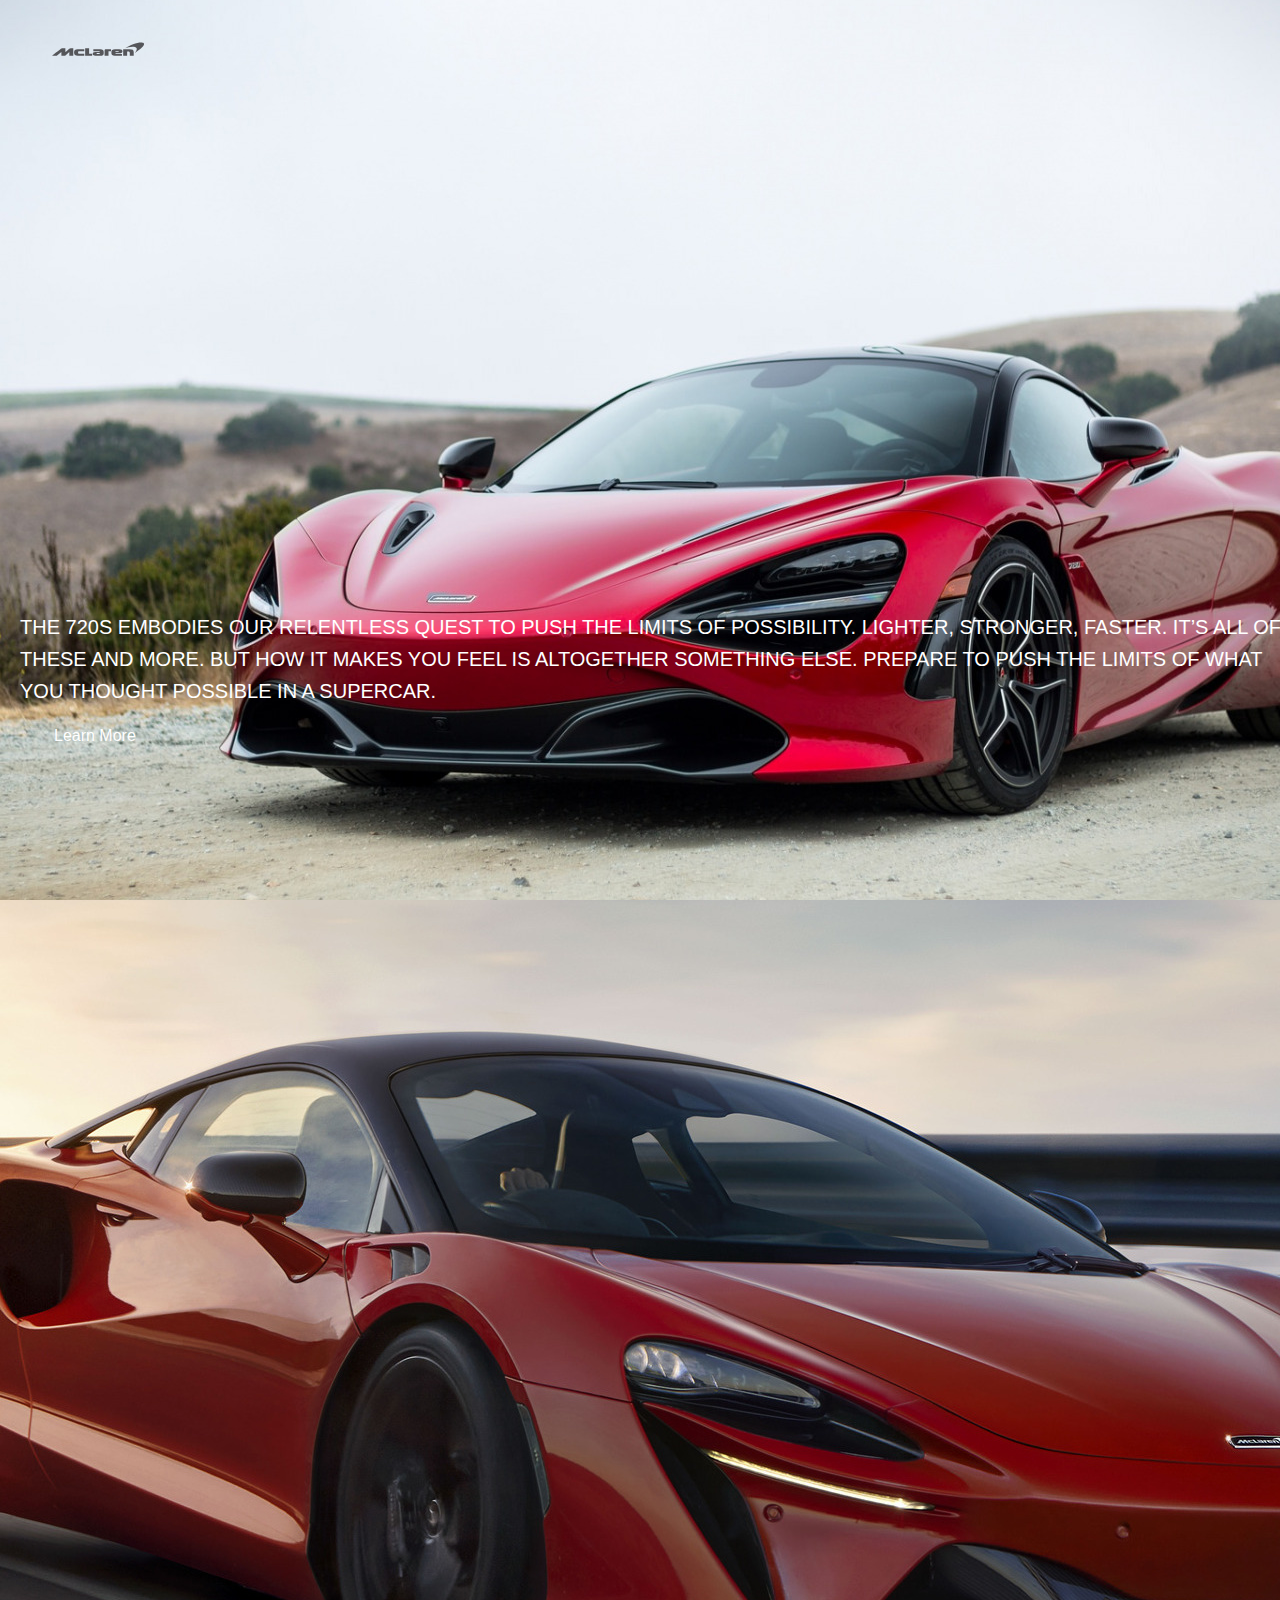
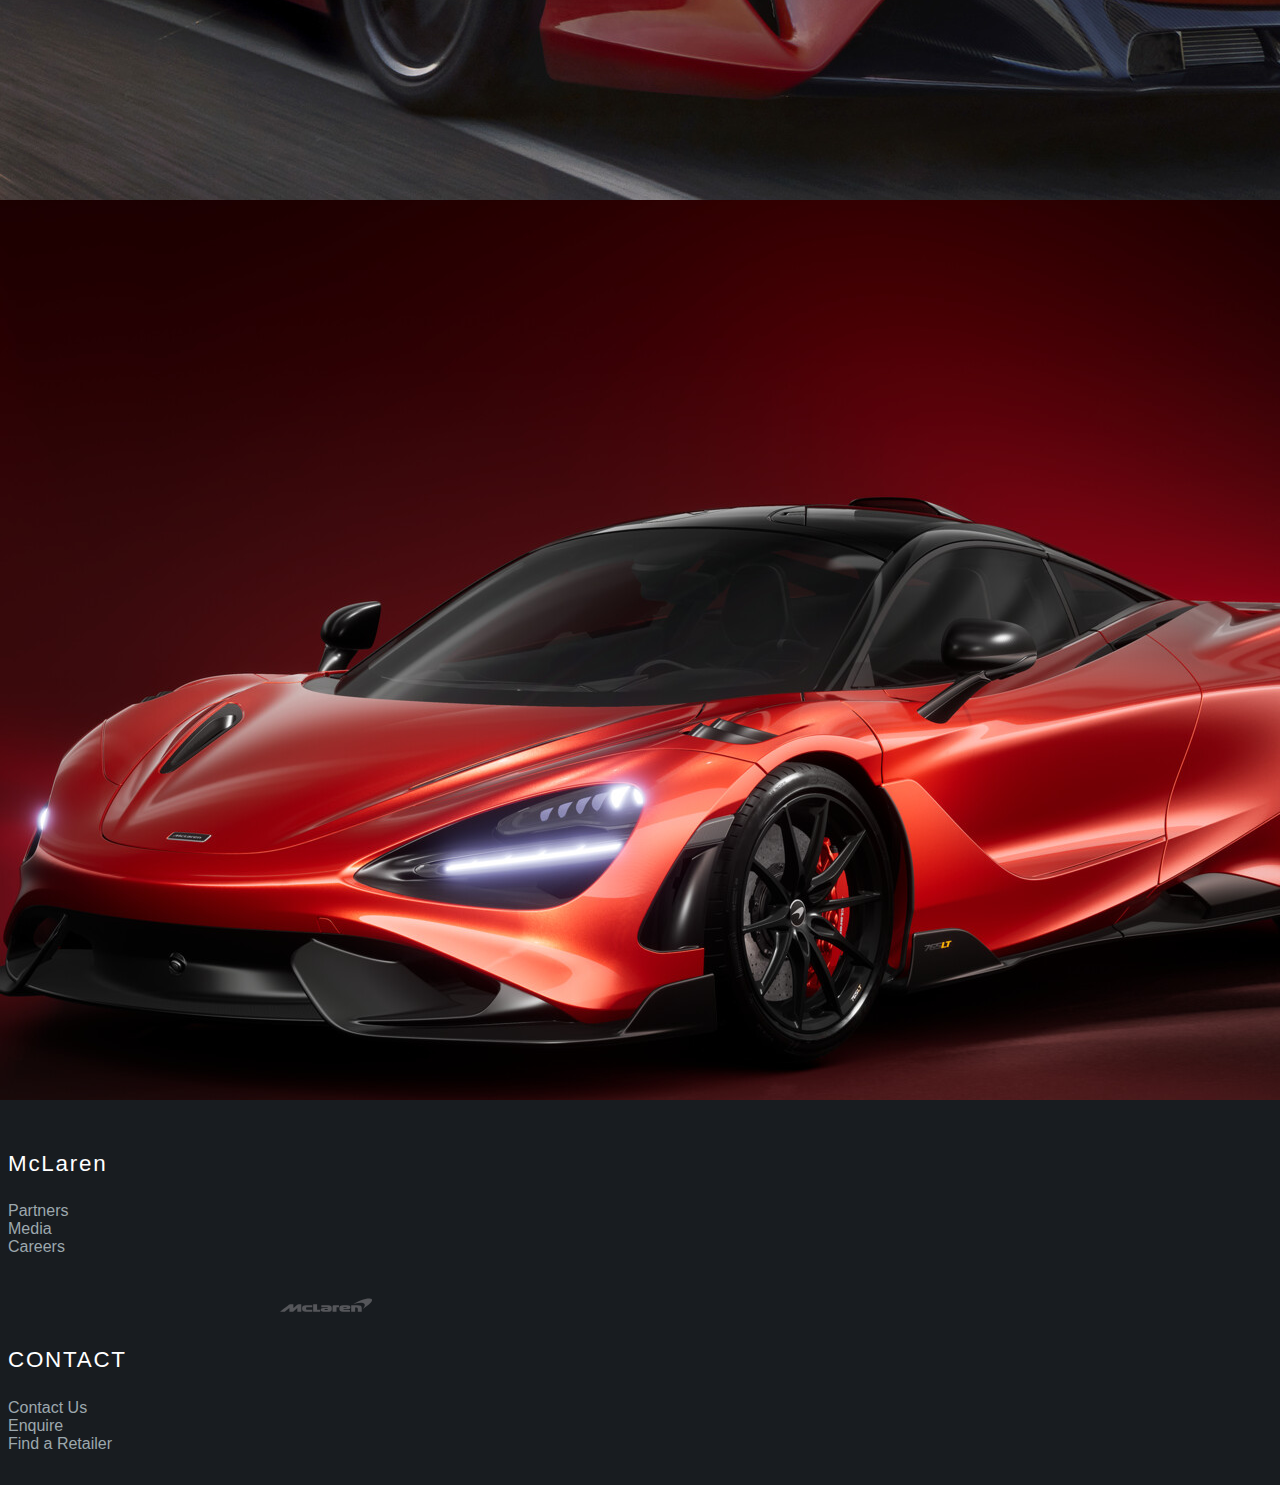
<file: discover.html>
<!DOCTYPE html>
<html lang="en">
<head>
    <meta charset="UTF-8">
    <meta http-equiv="X-UA-Compatible" content="IE=edge">
    <meta name="viewport" content="width=device-width, initial-scale=1.0">
    <link rel="stylesheet" href="https://cdn.jsdelivr.net/npm/bootstrap@4.5.3/dist/css/bootstrap.min.css" integrity="sha384-TX8t27EcRE3e/ihU7zmQxVncDAy5uIKz4rEkgIXeMed4M0jlfIDPvg6uqKI2xXr2" crossorigin="anonymous">
    <link  rel="stylesheet"  href="https://cdnjs.cloudflare.com/ajax/libs/animate.css/4.1.1/animate.min.css"/>
    <link rel="stylesheet" href="./css/main.css">
    <title>Discover</title>
</head>
<body>
    <a name="top"></a>
    <header class="header">
        <a href="index.html" class="logo"><img src="./images/mclaren-vector-logo.svg" alt=""></a>
    </header>
    <main>
        <div class="content-main">
            <div class="inform-720">
                <div class="inner-left wow animate__animated animate__fadeInDown">
                    <h3>The 720S embodies our relentless quest to push the limits of possibility. Lighter, stronger, faster. It’s all of these and more. But how it makes you feel is altogether something else. Prepare to push the limits of what you thought possible in a supercar.</h3>
                    <button class="button button1">Learn More</button>
                </div>
            </div>
            <div class="inform-artura">
                <div class="inner-left wow animate__animated animate__fadeInDown">
                    <h3>With Artura, we started with a clean sheet. The McLaren Carbon Fibre Lightweight Architecture (MCLA) at its core is all-new. As is the High-Performance Hybrid powertrain. And so much more.
                        Our relentless pursuit of lightness reaches another level. Aerodynamic efficiency is more advanced than ever. Helping to shape a minimal, beautiful new design.
                        From the rear suspension to the advanced E-differential, every new element contributes to a uniquely intense driving experience.
                        Ultra-light engineering. Blistering electrified power. Sublime agility and engagement. McLaren to the core. For the next generation.</h3>
                
                        <button class="button button1">Learn More</button>
                    </div>
            </div>
            <div class="inform-765">
                <div class="inner-left wow animate__animated animate__fadeInDown">
                    <h3>At McLaren, we do not fear the unknown. We do not fear the challenge. The new McLaren 765LT has a legend to live up to: Longtail. Every car that’s carried this name has been unique. Extreme and utterly focused around the driver. All about maximum engagement. Searing performance. Sensational handling.
                        Being based on the incredible 720S, the latest LT has everything in its favour. A flying start. And it delivers on every level. Radically lightened and lower, the 765LT uses innovative aerodynamics to create 25% more downforce than the 720S.

                        And this is the most powerful LT yet, with a shattering 765PS. Just 765 will ever be produced. For the lucky few, the next chapter is beginning…
                        Introducing the new 765LT. Born from fearless engineering.
                    </h3>
                    <button class="button button1">Learn More</button>
                </div>
            </div>
        </div>
    </main>
    <section class="n-footer">
        <div class="container">
            <div class="row">
                <div class="column column-sm-2 column-md-7  column-lg-8">
                    <div class="content-wrapper">
                        <div class="link-block-wrapper">
                            <p class="title">McLaren</p>
                            <div class="link-list">
                                <a href="">Partners</a>
                                <a href="">Media</a>
                                <a href="">Careers</a>
                            </div>
                        </div>
                        <div class="footer">
                            <a href="#top"> <img src="./images/mclaren-vector-logo.svg" alt=""></a>
                        </div>
                    </div>
                </div>
                <div class="column column-sm-2 column-md-5  column-lg-4 has-gradient">
                    <div class="content-wrapper">
                        <div class="contact-block">
                            <p class="title">CONTACT</p>
                            <div class="link-list">
                                <a target="_blank" href="https://cars.mclaren.com/en/contact-us">Contact Us</a>
                                <a href="">Enquire</a>
                                <a target="_blank" href="https://retailers.mclaren.com/en?_ga=2.233928286.1971825710.1618824873-805650031.1617866373">Find a Retailer</a>
                            </div>
                        </div>
                    </div>
                </div>
            </div>
        </div>
    </section>
    <script src="wow.min.js"></script>
    <script>
        new WOW().init();
        </script>
</body>
</html>
</file>
<file: css/main.css>
@import url('discover.css');
a {
    text-decoration: none;
}

html {
    scroll-behavior: smooth;
}

li {
    list-style: none;
}

body {
    margin: 0;
    padding: 0;
    font-family: 'Segoe UI', Tahoma, Geneva, Verdana, sans-serif;
    background-color: white;
}

.header {
    position: fixed;
    width: 100%;
    z-index: 3;
}

.logo img {
    width: 200px;
    height: 100px;
}

/* main */
.video-main {
    height: 100vh;
    width: 100%;
    overflow: hidden;
    display: flex;
    justify-content: center;
    align-items: center;
    position: relative;
}

.video-main video {
    height: 100vh;
    width: 100%;
    position: absolute;
    top: 0;
    left: 0;
    object-fit: cover;
    z-index: 1;
}

.video-main nav {
    position: absolute;
    z-index: 6;
    right: 0;
    bottom: 50px;
    left: 0;
    margin: auto;
    transition: bottom .4s ease;
}

.video-main .item_links li {
    color: #000;
    flex: 1;
}

.video-main nav .item_links {
    display: flex;
    flex-direction: column;
    margin: 0 auto;
}

.video-main nav .item_links li a {
    background: #ff9e1b;
    color: #000;
    display: block;
    font-weight: 500;
    letter-spacing: 2px;
    line-height: 1;
    margin: 0 1px 1px 0;
    padding: 20px 10px;
    text-align: center;
    text-decoration: none;
    transition: background .4s ease, color .4s ease;
}

.video-main nav .item_links li a:hover {
    background: transparent;
    color: white;
    transition: background .4s ease, color .4s ease;
}

/* footer */
.footer-main {
    display: grid;
    grid-gap: 20px;
    grid-template-columns: repeat(auto-fit, minmax(200px, 1fr));
    background-color: black;
}

.footer-main a,
.footer-main h1 {
    color: orange;
    padding-top: 25px;
    text-align: center;
    font-size: 25px;
}

.logoh1 {
    padding: 15px 0 0 15px;
}



@media only screen and (min-width: 21.875em) {
    .video-main nav {
        width: calc(100% - 140px);
    }
}

@media only screen and (min-width: 64em) {
    .video-main nav .item_links {
        flex-direction: row;
    }
}

@media only screen and (min-width: 87.5625em) {
    .video-main nav .item_links li a {
        font-size: .75rem;
    }
}
</file>
